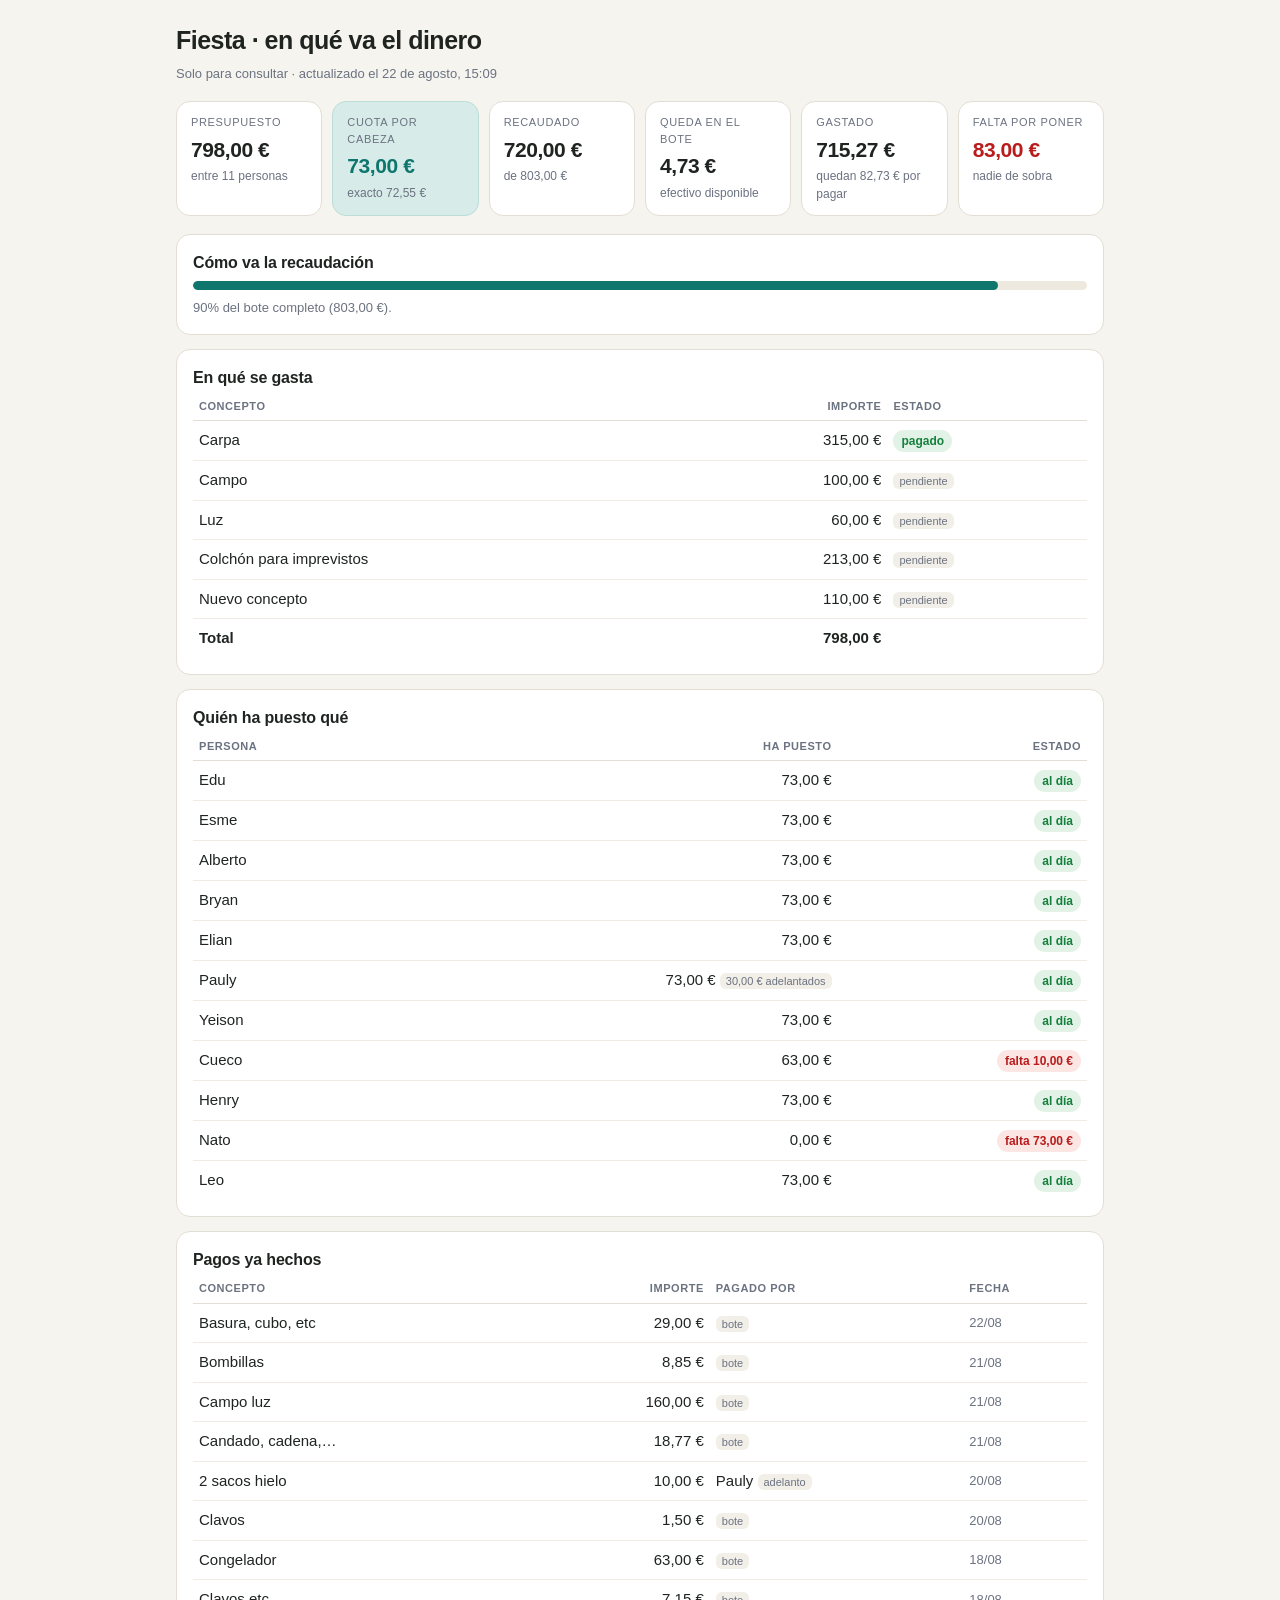
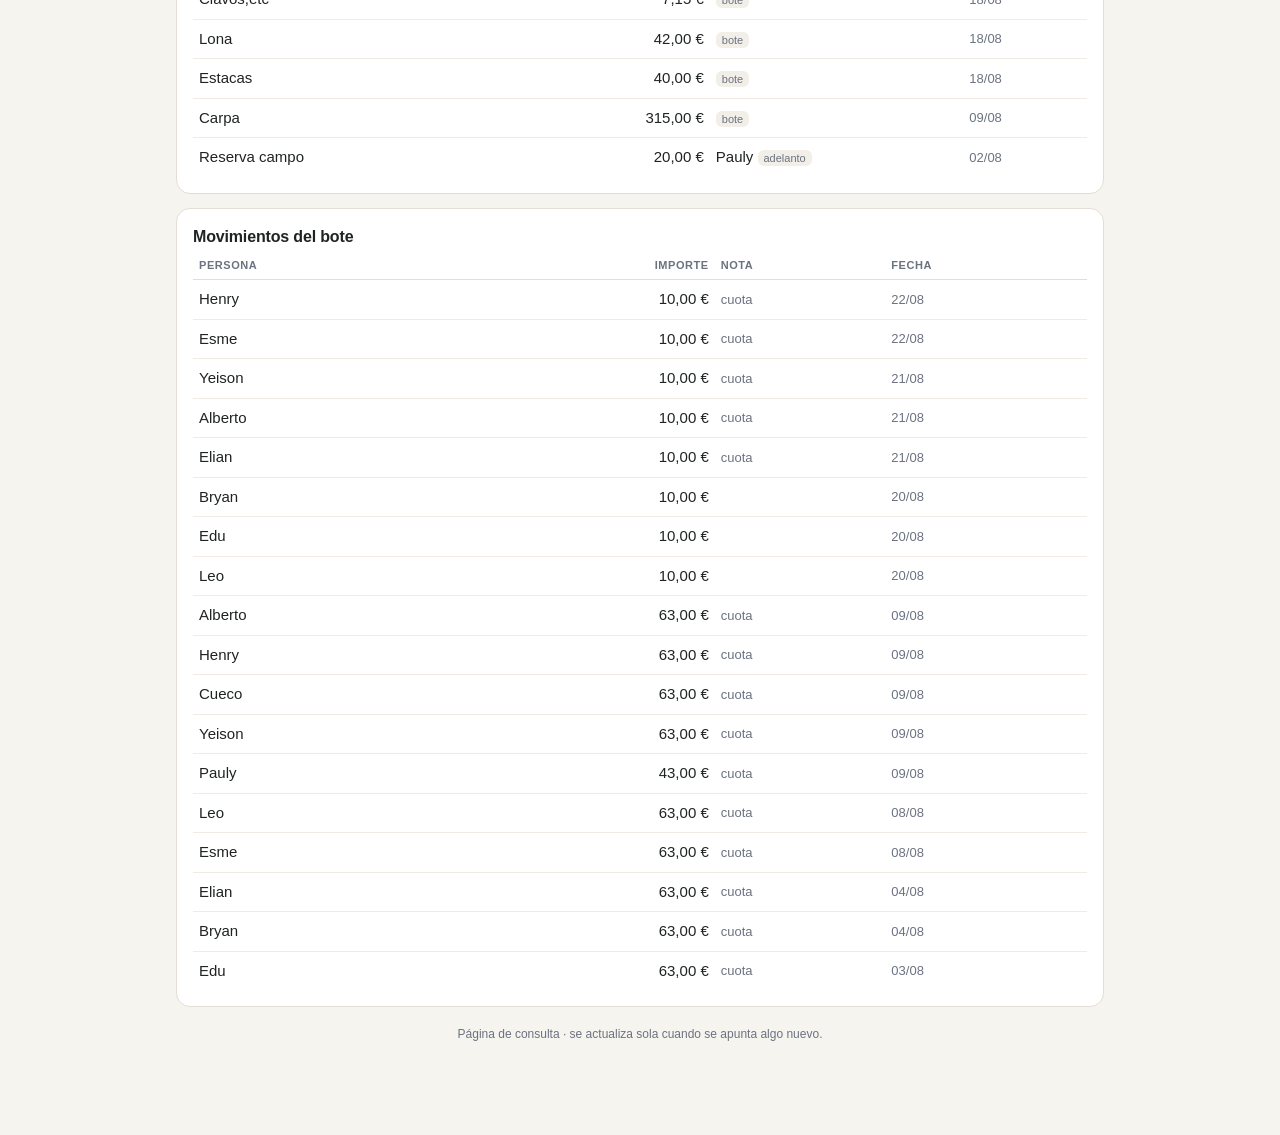
<file: index.html>
<!DOCTYPE html>
<html lang="es">
<head>
<meta charset="utf-8">
<meta name="viewport" content="width=device-width, initial-scale=1">
<meta name="theme-color" content="#0f766e">
<title>Fiesta · en qué va el dinero</title>
<link rel="stylesheet" href="estilo.css">
</head>
<body>
<div class="wrap">
  <h1>Fiesta · en qué va el dinero</h1>
  <p class="sub" id="cabecera">Cargando…</p>

  <div class="cards" id="cards"></div>

  <section>
    <h2>Cómo va la recaudación</h2>
    <div class="bar"><i id="barra" style="width:0%"></i></div>
    <p class="sub" id="pctTxt"></p>
  </section>

  <section>
    <h2>En qué se gasta</h2>
    <div class="tblwrap"><table id="tPresu"></table></div>
  </section>

  <section>
    <h2>Quién ha puesto qué</h2>
    <div class="tblwrap"><table id="tPersonas"></table></div>
  </section>

  <section>
    <h2>Pagos ya hechos</h2>
    <div class="tblwrap"><table id="tGastos"></table></div>
  </section>

  <section>
    <h2>Movimientos del bote</h2>
    <div class="tblwrap"><table id="tAport"></table></div>
  </section>

  <p class="foot">Página de consulta · se actualiza sola cuando se apunta algo nuevo.</p>
</div>

<script src="motor.js"></script>
<script>
async function pintar(){
  let S;
  try { S = await cargarDatos(); }
  catch(e){ document.getElementById('cabecera').textContent = 'No se pudieron cargar los datos. Prueba a recargar.'; return; }

  const c = calc(S);
  document.getElementById('cabecera').textContent =
    'Solo para consultar · actualizado el ' + fechaLegible(S.actualizado);
  document.getElementById('cards').innerHTML = tarjetas(c);
  document.getElementById('barra').style.width = c.pct + '%';
  document.getElementById('pctTxt').textContent =
    c.pct + '% del bote completo (' + eur(c.objetivo) + ').';

  document.getElementById('tPresu').innerHTML =
    `<thead><tr><th>Concepto</th><th class="num">Importe</th><th>Estado</th></tr></thead><tbody>` +
    S.presupuesto.map(p => `<tr><td>${esc(p.concepto)}</td><td class="num">${eur(p.importe)}</td><td>${estadoConcepto(S, p.concepto, p.importe)}</td></tr>`).join('') +
    `<tr><td style="font-weight:650">Total</td><td class="num" style="font-weight:650">${eur(c.totalPresu)}</td><td></td></tr></tbody>`;

  document.getElementById('tPersonas').innerHTML =
    `<thead><tr><th>Persona</th><th class="num">Ha puesto</th><th class="num">Estado</th></tr></thead><tbody>` +
    c.porPersona.map(p => `<tr><td>${esc(p.nombre)}</td><td class="num">${eur(p.total)}${p.adelantado ? ` <span class="tag">${eur(p.adelantado)} adelantados</span>` : ''}</td><td class="num">${pill(p.saldo)}</td></tr>`).join('') +
    `</tbody>`;

  document.getElementById('tGastos').innerHTML =
    `<thead><tr><th>Concepto</th><th class="num">Importe</th><th>Pagado por</th><th>Fecha</th></tr></thead><tbody>` +
    (S.gastos.length ? [...S.gastos].reverse().map(g =>
      `<tr><td>${esc(g.concepto)}</td><td class="num">${eur(g.importe)}</td><td>${g.pagador==='bote' ? '<span class="tag">bote</span>' : esc(nombreDe(S,g.pagador)) + ' <span class="tag">adelanto</span>'}</td><td class="fecha">${esc(g.fecha||'')}</td></tr>`
    ).join('') : `<tr><td colspan="4" class="empty">Todavía no se ha pagado nada.</td></tr>`) + `</tbody>`;

  document.getElementById('tAport').innerHTML =
    `<thead><tr><th>Persona</th><th class="num">Importe</th><th>Nota</th><th>Fecha</th></tr></thead><tbody>` +
    (S.aportaciones.length ? [...S.aportaciones].reverse().map(a =>
      `<tr><td>${esc(nombreDe(S,a.personaId))}</td><td class="num" style="color:${a.importe<0?'var(--warn)':'inherit'}">${eur(a.importe)}</td><td class="fecha">${esc(a.nota||'')}</td><td class="fecha">${esc(a.fecha||'')}</td></tr>`
    ).join('') : `<tr><td colspan="4" class="empty">Todavía no ha puesto nadie.</td></tr>`) + `</tbody>`;
}

pintar();
setInterval(pintar, 120000);
document.addEventListener('visibilitychange', () => { if (!document.hidden) pintar(); });
</script>
</body>
</html>
</file>
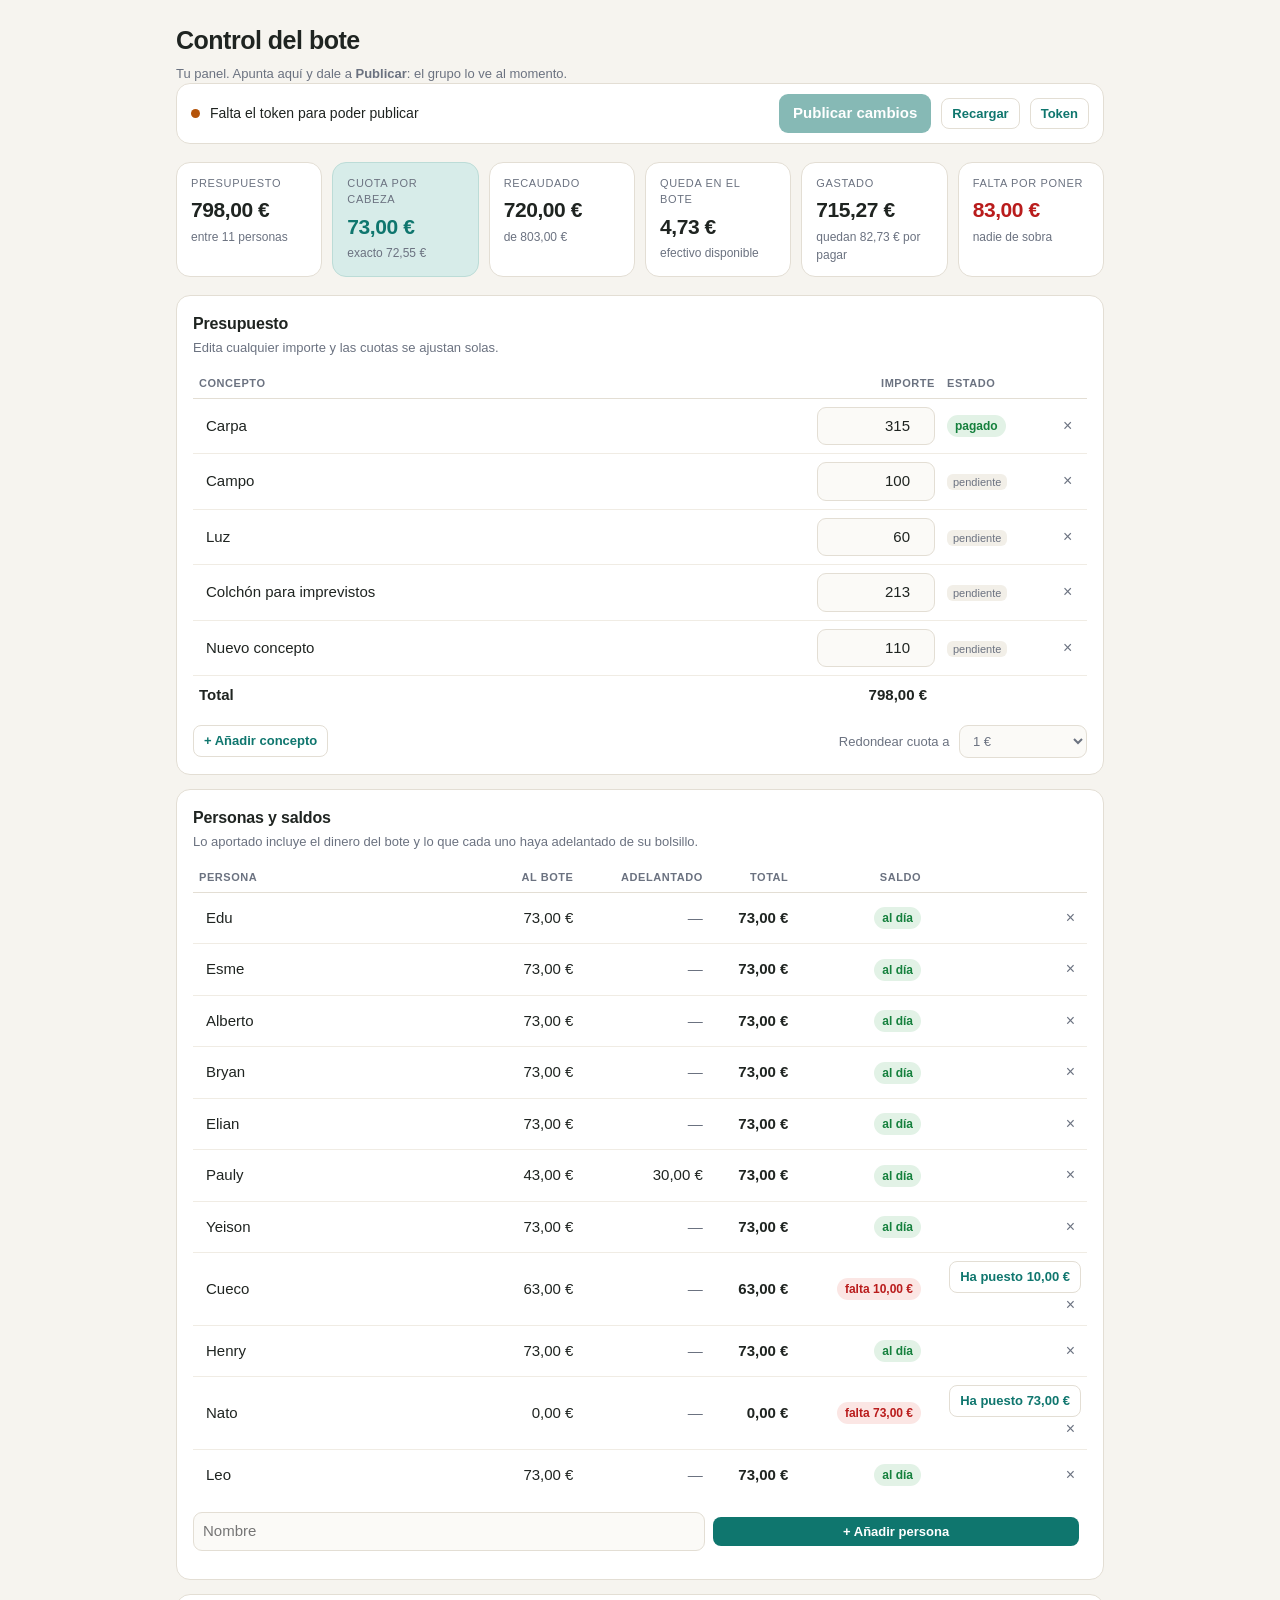
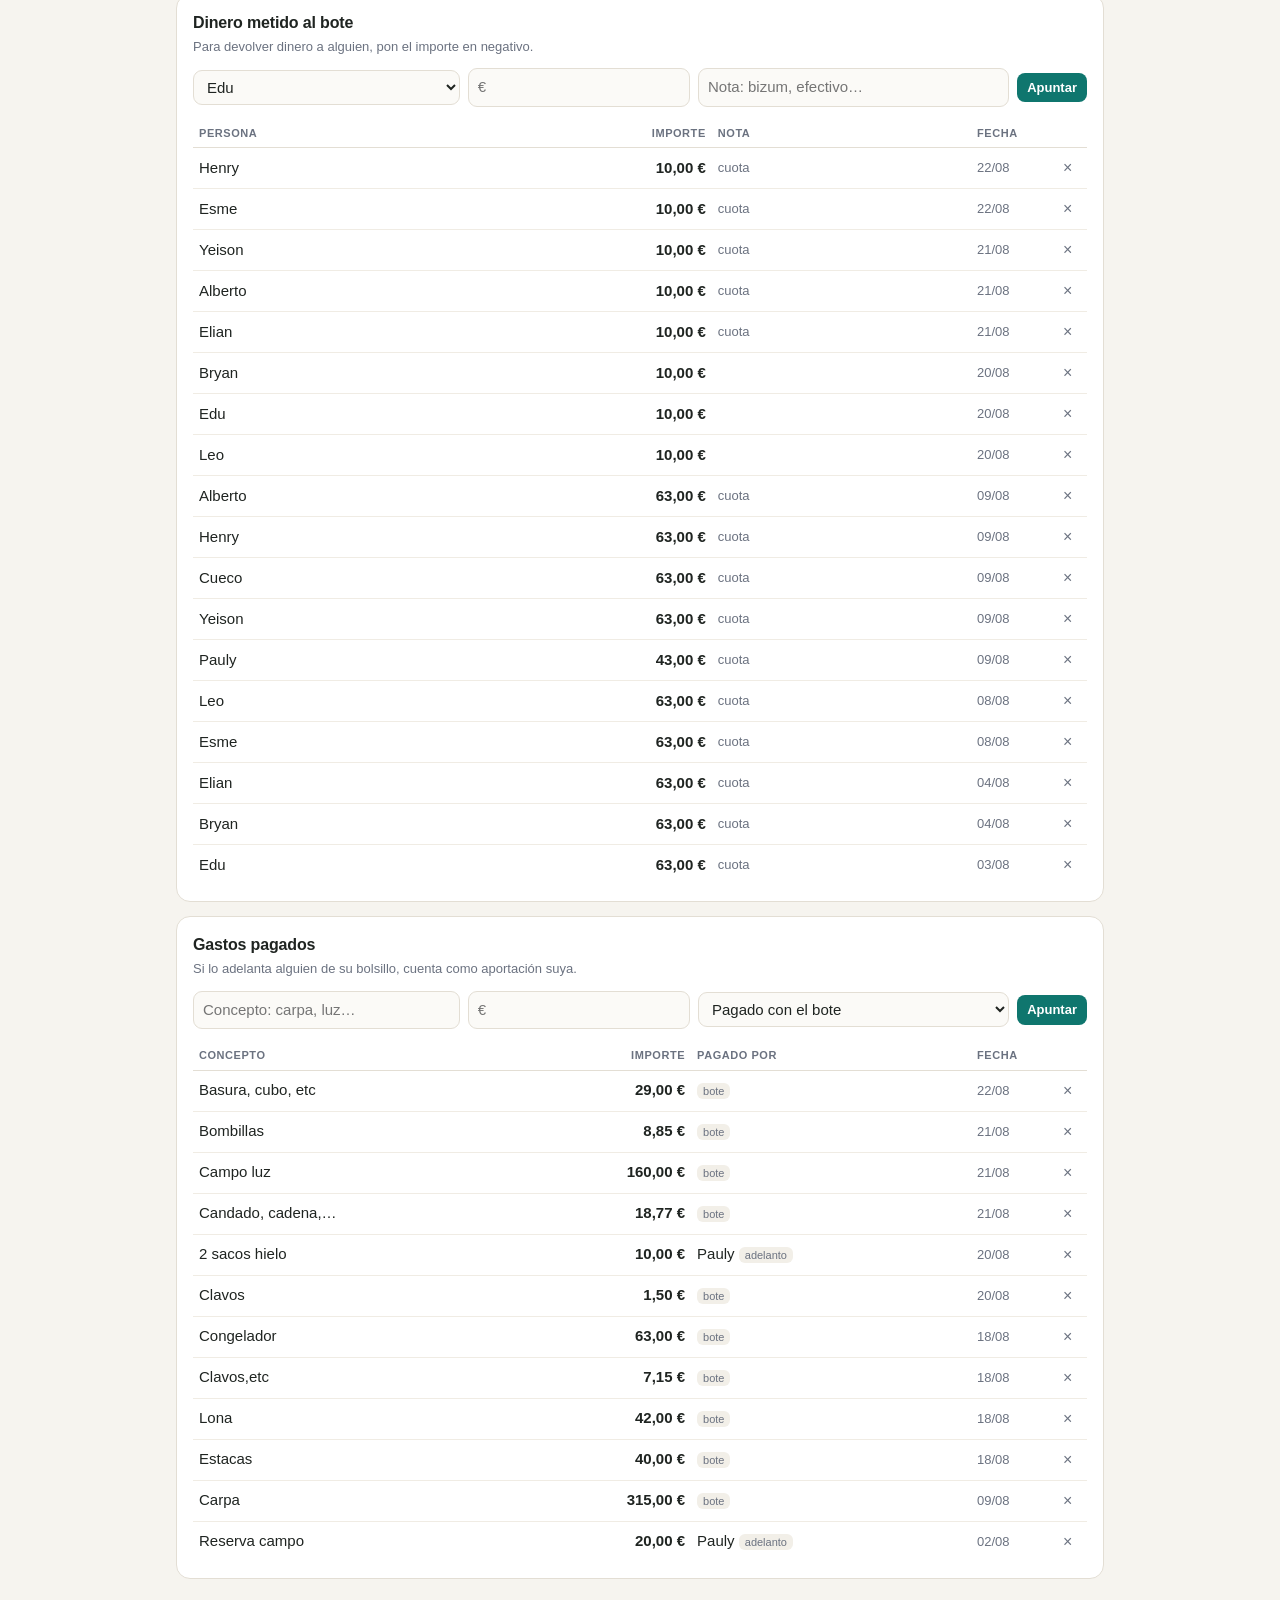
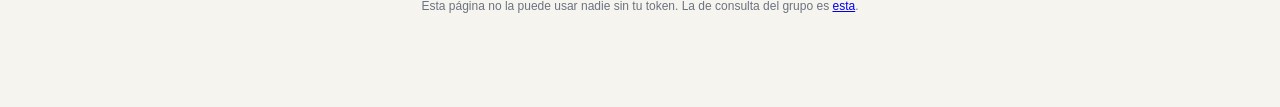
<file: control.html>
<!DOCTYPE html>
<html lang="es">
<head>
<meta charset="utf-8">
<meta name="viewport" content="width=device-width, initial-scale=1">
<meta name="theme-color" content="#0f766e">
<title>Control del bote (privado)</title>
<link rel="stylesheet" href="estilo.css">
</head>
<body>
<div class="wrap">
  <h1>Control del bote</h1>
  <p class="sub">Tu panel. Apunta aquí y dale a <strong>Publicar</strong>: el grupo lo ve al momento.</p>

  <div class="bar-pub">
    <span class="dot" id="dot"></span>
    <span id="estadoTxt" style="font-size:14px">Cargando…</span>
    <div class="spacer"></div>
    <button class="btn" id="btnPub" onclick="publicar()" disabled>Publicar cambios</button>
    <button class="btn ghost sm" onclick="recargar()">Recargar</button>
    <button class="btn ghost sm" onclick="pedirToken(true)">Token</button>
  </div>

  <div class="cards" id="cards"></div>

  <section>
    <h2>Presupuesto</h2>
    <p class="hint">Edita cualquier importe y las cuotas se ajustan solas.</p>
    <div class="tblwrap"><table id="tPresu"></table></div>
    <div class="row" style="margin-top:10px">
      <button class="btn ghost sm" onclick="addPresu()">+ Añadir concepto</button>
      <div class="spacer"></div>
      <label style="font-size:13px;color:var(--muted)">Redondear cuota a
        <select id="redondeo" style="width:auto;display:inline-block;margin-left:6px" onchange="setRedondeo(this.value)">
          <option value="0">céntimo exacto</option>
          <option value="1">1 €</option>
          <option value="5">5 €</option>
          <option value="10">10 €</option>
        </select>
      </label>
    </div>
  </section>

  <section>
    <h2>Personas y saldos</h2>
    <p class="hint">Lo aportado incluye el dinero del bote y lo que cada uno haya adelantado de su bolsillo.</p>
    <div class="tblwrap"><table id="tPersonas"></table></div>
    <div class="form g3" style="margin-top:12px">
      <input type="text" id="npNombre" placeholder="Nombre" class="full" onkeydown="if(event.key==='Enter')addPersona()">
      <button class="btn sm" onclick="addPersona()">+ Añadir persona</button>
    </div>
  </section>

  <section>
    <h2>Dinero metido al bote</h2>
    <p class="hint">Para devolver dinero a alguien, pon el importe en negativo.</p>
    <div class="form">
      <select id="apPersona"></select>
      <input type="number" id="apImporte" placeholder="€" step="0.01">
      <input type="text" id="apNota" placeholder="Nota: bizum, efectivo…" class="full">
      <button class="btn sm" onclick="addAportacion()">Apuntar</button>
    </div>
    <div class="tblwrap"><table id="tAport"></table></div>
  </section>

  <section>
    <h2>Gastos pagados</h2>
    <p class="hint">Si lo adelanta alguien de su bolsillo, cuenta como aportación suya.</p>
    <div class="form">
      <input type="text" id="gaConcepto" placeholder="Concepto: carpa, luz…">
      <input type="number" id="gaImporte" placeholder="€" step="0.01">
      <select id="gaPagador" class="full"></select>
      <button class="btn sm" onclick="addGasto()">Apuntar</button>
    </div>
    <div class="tblwrap"><table id="tGastos"></table></div>
  </section>

  <p class="foot">Esta página no la puede usar nadie sin tu token. La de consulta del grupo es <a href="./">esta</a>.</p>
</div>

<script src="motor.js"></script>
<script>
const REPO = 'BoooM0610/bote-fiesta-k4m9';
const RUTA = 'datos.json';
const RAMA = 'main';
const CLAVE = 'bote_fiesta_token';

let S = null, sha = null, sucio = false;

function token(){ return localStorage.getItem(CLAVE) || ''; }

function pedirToken(forzar){
  const actual = token();
  if (actual && !forzar) return actual;
  const t = prompt('Pega tu token de GitHub (empieza por github_pat_). Se guarda solo en este navegador.', actual);
  if (t !== null) { localStorage.setItem(CLAVE, t.trim()); marcar(); }
  return token();
}

function marcar(cambio){
  if (cambio) sucio = true;
  const dot = document.getElementById('dot');
  const txt = document.getElementById('estadoTxt');
  const btn = document.getElementById('btnPub');
  if (!token()) { dot.className = 'dot pend'; txt.textContent = 'Falta el token para poder publicar'; btn.disabled = true; return; }
  btn.disabled = !sucio;
  dot.className = sucio ? 'dot pend' : 'dot';
  txt.textContent = sucio ? 'Cambios sin publicar' : 'Todo publicado' + (S && S.actualizado ? ' · ' + fechaLegible(S.actualizado) : '');
}

async function recargar(){
  if (sucio && !confirm('Tienes cambios sin publicar. ¿Recargar y perderlos?')) return;
  try {
    S = await cargarDatos();
    sucio = false;
    await leerSha();
    render();
  } catch(e){ alert('No se pudieron cargar los datos: ' + e.message); }
}

async function leerSha(){
  if (!token()) return;
  try {
    const r = await fetch(`https://api.github.com/repos/${REPO}/contents/${RUTA}?ref=${RAMA}`, {
      headers: {Authorization: 'Bearer ' + token(), Accept: 'application/vnd.github+json'}
    });
    if (r.ok) { const j = await r.json(); sha = j.sha; }
  } catch(e){ /* sin conexión a la API: se reintenta al publicar */ }
}

function b64(str){
  const bytes = new TextEncoder().encode(str);
  let bin = '';
  bytes.forEach(b => bin += String.fromCharCode(b));
  return btoa(bin);
}

async function publicar(){
  if (!pedirToken()) return;
  const btn = document.getElementById('btnPub');
  btn.disabled = true;
  document.getElementById('estadoTxt').textContent = 'Publicando…';
  S.actualizado = new Date().toISOString();
  try {
    if (!sha) await leerSha();
    const r = await fetch(`https://api.github.com/repos/${REPO}/contents/${RUTA}`, {
      method: 'PUT',
      headers: {Authorization: 'Bearer ' + token(), Accept: 'application/vnd.github+json', 'Content-Type': 'application/json'},
      body: JSON.stringify({
        message: 'Actualizar bote (' + new Date().toLocaleString('es-ES') + ')',
        content: b64(JSON.stringify(S, null, 2)),
        sha: sha || undefined,
        branch: RAMA
      })
    });
    const j = await r.json();
    if (!r.ok) throw new Error(j.message || ('Error ' + r.status));
    sha = j.content.sha;
    sucio = false;
    marcar();
    document.getElementById('estadoTxt').textContent = 'Publicado ✓ el grupo lo verá en menos de un minuto';
  } catch(e){
    document.getElementById('estadoTxt').textContent = 'No se pudo publicar: ' + e.message;
    btn.disabled = false;
    if (/401|403|Bad credentials/i.test(e.message)) pedirToken(true);
  }
}

/* ---------- render ---------- */
function render(){
  if (!S) return;
  const c = calc(S);
  document.getElementById('cards').innerHTML = tarjetas(c);

  document.getElementById('tPresu').innerHTML =
    `<thead><tr><th>Concepto</th><th class="num" style="width:130px">Importe</th><th style="width:110px">Estado</th><th style="width:36px"></th></tr></thead><tbody>` +
    S.presupuesto.map(p => `<tr>
      <td><input class="cell-in" value="${esc(p.concepto)}" oninput="upd('presupuesto','${p.id}','concepto',this.value)"></td>
      <td class="num"><input class="cell-in" type="number" step="0.01" style="text-align:right" value="${p.importe}" oninput="upd('presupuesto','${p.id}','importe',this.value)"></td>
      <td>${estadoConcepto(S, p.concepto, p.importe)}</td>
      <td><button class="x" onclick="del('presupuesto','${p.id}')">×</button></td></tr>`).join('') +
    `<tr><td style="font-weight:650">Total</td><td class="num" style="font-weight:650;padding-right:14px">${eur(c.totalPresu)}</td><td colspan="2"></td></tr></tbody>`;

  document.getElementById('tPersonas').innerHTML =
    `<thead><tr><th>Persona</th><th class="num">Al bote</th><th class="num">Adelantado</th><th class="num">Total</th><th class="num">Saldo</th><th style="width:160px"></th></tr></thead><tbody>` +
    (c.porPersona.length ? c.porPersona.map(p => {
      const falta = Math.max(0, Math.round(-p.saldo * 100) / 100);
      return `<tr>
        <td><input class="cell-in" value="${esc(p.nombre)}" oninput="upd('personas','${p.id}','nombre',this.value)"></td>
        <td class="num">${eur(p.alBote)}</td>
        <td class="num">${p.adelantado ? eur(p.adelantado) : '<span style="color:var(--muted)">—</span>'}</td>
        <td class="num" style="font-weight:600">${eur(p.total)}</td>
        <td class="num">${pill(p.saldo)}</td>
        <td class="num">${falta > 0 ? `<button class="btn ghost sm" onclick="pagarCuota('${p.id}',${falta})">Ha puesto ${eur(falta)}</button>` : ''}
        <button class="x" onclick="del('personas','${p.id}')">×</button></td></tr>`;
    }).join('') : `<tr><td colspan="6" class="empty">Añade a la gente del grupo.</td></tr>`) + `</tbody>`;

  keepSel('apPersona', S.personas.map(p => `<option value="${p.id}">${esc(p.nombre)}</option>`).join(''));
  keepSel('gaPagador', `<option value="bote">Pagado con el bote</option>` +
    S.personas.map(p => `<option value="${p.id}">Adelantado por ${esc(p.nombre)}</option>`).join(''));

  document.getElementById('tAport').innerHTML =
    `<thead><tr><th>Persona</th><th class="num" style="width:110px">Importe</th><th>Nota</th><th style="width:80px">Fecha</th><th style="width:36px"></th></tr></thead><tbody>` +
    (S.aportaciones.length ? [...S.aportaciones].reverse().map(a => `<tr>
      <td>${esc(nombreDe(S,a.personaId))}</td>
      <td class="num" style="font-weight:600;color:${a.importe<0?'var(--warn)':'inherit'}">${eur(a.importe)}</td>
      <td class="fecha">${esc(a.nota||'')}</td>
      <td class="fecha">${esc(a.fecha||'')}</td>
      <td><button class="x" onclick="del('aportaciones','${a.id}')">×</button></td></tr>`).join('')
      : `<tr><td colspan="5" class="empty">Todavía no ha puesto nadie.</td></tr>`) + `</tbody>`;

  document.getElementById('tGastos').innerHTML =
    `<thead><tr><th>Concepto</th><th class="num" style="width:110px">Importe</th><th>Pagado por</th><th style="width:80px">Fecha</th><th style="width:36px"></th></tr></thead><tbody>` +
    (S.gastos.length ? [...S.gastos].reverse().map(g => `<tr>
      <td>${esc(g.concepto)}</td>
      <td class="num" style="font-weight:600">${eur(g.importe)}</td>
      <td>${g.pagador==='bote' ? '<span class="tag">bote</span>' : esc(nombreDe(S,g.pagador)) + ' <span class="tag">adelanto</span>'}</td>
      <td class="fecha">${esc(g.fecha||'')}</td>
      <td><button class="x" onclick="del('gastos','${g.id}')">×</button></td></tr>`).join('')
      : `<tr><td colspan="5" class="empty">Aún no se ha pagado nada.</td></tr>`) + `</tbody>`;

  document.getElementById('redondeo').value = S.redondeo ?? 1;
  marcar();
}

function keepSel(id, html){
  const el = document.getElementById(id), prev = el.value;
  el.innerHTML = html;
  if ([...el.options].some(o => o.value === prev)) el.value = prev;
}

/* ---------- acciones ---------- */
function upd(lista, id, campo, val){
  const it = S[lista].find(x => x.id === id); if (!it) return;
  it[campo] = (campo === 'importe') ? (val === '' ? 0 : parseFloat(val)) : val;
  sucio = true;
  if (campo === 'importe' || lista === 'personas') render(); else marcar();
}
function del(lista, id){
  if (!confirm('¿Borrar esta línea?')) return;
  S[lista] = S[lista].filter(x => x.id !== id); sucio = true; render();
}
function addPresu(){ S.presupuesto.push({id:uid(), concepto:'Nuevo concepto', importe:0}); sucio = true; render(); }
function setRedondeo(v){ S.redondeo = +v; sucio = true; render(); }
function addPersona(){
  const n = document.getElementById('npNombre').value.trim(); if (!n) return;
  S.personas.push({id:uid(), nombre:n});
  document.getElementById('npNombre').value = ''; sucio = true; render();
}
function addAportacion(){
  const pid = document.getElementById('apPersona').value;
  const imp = parseFloat(document.getElementById('apImporte').value);
  if (!pid || isNaN(imp) || imp === 0) return;
  S.aportaciones.push({id:uid(), personaId:pid, importe:imp, nota:document.getElementById('apNota').value.trim(), fecha:hoy()});
  document.getElementById('apImporte').value = ''; document.getElementById('apNota').value = '';
  sucio = true; render();
}
function pagarCuota(pid, imp){
  S.aportaciones.push({id:uid(), personaId:pid, importe:imp, nota:'cuota', fecha:hoy()});
  sucio = true; render();
}
function addGasto(){
  const con = document.getElementById('gaConcepto').value.trim();
  const imp = parseFloat(document.getElementById('gaImporte').value);
  if (!con || isNaN(imp) || imp === 0) return;
  S.gastos.push({id:uid(), concepto:con, importe:imp, pagador:document.getElementById('gaPagador').value, fecha:hoy()});
  document.getElementById('gaConcepto').value = ''; document.getElementById('gaImporte').value = '';
  sucio = true; render();
}

window.addEventListener('beforeunload', e => { if (sucio) { e.preventDefault(); e.returnValue = ''; } });

(async () => {
  try { S = await cargarDatos(); } catch(e){ alert('No se pudieron cargar los datos: ' + e.message); return; }
  if (!token()) pedirToken(true);
  await leerSha();
  render();
})();
</script>
</body>
</html>
</file>
<file: estilo.css>
:root{
  --bg:#f6f4ef; --card:#fff; --ink:#1f2421; --muted:#6b7280; --line:#e3ded4;
  --accent:#0f766e; --accent-soft:#d7ece9; --warn:#b45309; --warn-soft:#fdf0dc;
  --bad:#b91c1c; --bad-soft:#fbe6e4; --good:#15803d; --good-soft:#e2f2e6; --radius:14px;
}
*{box-sizing:border-box}
body{margin:0;background:var(--bg);color:var(--ink);
  font:15px/1.5 -apple-system,BlinkMacSystemFont,"Segoe UI",Roboto,Helvetica,Arial,sans-serif;
  -webkit-text-size-adjust:100%}
.wrap{max-width:960px;margin:0 auto;padding:22px 16px 80px}
h1{margin:0 0 4px;font-size:25px;letter-spacing:-.02em}
.sub{margin:0;color:var(--muted);font-size:13px}
.cards{display:grid;grid-template-columns:repeat(auto-fit,minmax(145px,1fr));gap:10px;margin:18px 0}
.stat{background:var(--card);border:1px solid var(--line);border-radius:var(--radius);padding:12px 14px}
.stat .lbl{font-size:11px;text-transform:uppercase;letter-spacing:.06em;color:var(--muted)}
.stat .val{font-size:21px;font-weight:650;margin-top:3px;letter-spacing:-.02em;font-variant-numeric:tabular-nums}
.stat .s{font-size:12px;color:var(--muted);margin-top:2px}
.stat.hi{background:var(--accent-soft);border-color:#bcdcd7}.stat.hi .val{color:var(--accent)}
section{background:var(--card);border:1px solid var(--line);border-radius:var(--radius);padding:16px;margin-bottom:14px}
h2{margin:0 0 2px;font-size:16px;letter-spacing:-.01em}
.hint{margin:0 0 12px;font-size:13px;color:var(--muted)}
table{width:100%;border-collapse:collapse;font-variant-numeric:tabular-nums}
th{font-size:11px;text-transform:uppercase;letter-spacing:.05em;color:var(--muted);text-align:left;font-weight:600;padding:6px 6px;border-bottom:1px solid var(--line)}
td{padding:8px 6px;border-bottom:1px solid #f0ece4;vertical-align:middle}
tr:last-child td{border-bottom:none}
.num{text-align:right}.fecha{color:var(--muted);font-size:13px}
.tblwrap{overflow-x:auto;-webkit-overflow-scrolling:touch}
.pill{display:inline-block;padding:2px 8px;border-radius:99px;font-size:12px;font-weight:600;white-space:nowrap}
.pill.ok{background:var(--good-soft);color:var(--good)}
.pill.debe{background:var(--bad-soft);color:var(--bad)}
.pill.sobra{background:var(--warn-soft);color:var(--warn)}
.tag{font-size:11px;color:var(--muted);background:#f2efe8;border-radius:6px;padding:2px 6px;white-space:nowrap}
.empty{color:var(--muted);font-size:13px;padding:10px 2px}
.bar{height:9px;background:#eee9df;border-radius:99px;overflow:hidden;margin:6px 0 8px}
.bar>i{display:block;height:100%;background:var(--accent);border-radius:99px;transition:width .4s}
.foot{color:var(--muted);font-size:12px;text-align:center;margin-top:18px}
input,select,button,textarea{font:inherit;color:inherit}
input[type=text],input[type=number],input[type=password],select{
  background:#fbfaf7;border:1px solid var(--line);border-radius:9px;padding:7px 9px;width:100%;min-width:0}
input:focus,select:focus{outline:2px solid var(--accent-soft);border-color:var(--accent)}
.cell-in{background:transparent;border:1px solid transparent;border-radius:7px;padding:5px 6px;width:100%}
.cell-in:hover{border-color:var(--line)}
.cell-in:focus{background:#fbfaf7;border-color:var(--accent)}
.btn{background:var(--accent);color:#fff;border:none;border-radius:9px;padding:8px 14px;font-weight:600;cursor:pointer}
.btn:hover{filter:brightness(1.08)}
.btn:disabled{opacity:.5;cursor:default}
.btn.ghost{background:transparent;color:var(--accent);border:1px solid var(--line)}
.btn.sm{padding:5px 10px;font-size:13px;border-radius:8px}
.x{background:none;border:none;color:var(--muted);cursor:pointer;font-size:16px;line-height:1;padding:4px 6px;border-radius:6px}
.x:hover{color:var(--bad);background:var(--bad-soft)}
.form{display:grid;gap:8px;grid-template-columns:1.2fr 1fr 1.4fr auto;align-items:center;margin-bottom:12px}
.form.g3{grid-template-columns:1.4fr 1fr auto}
@media(max-width:640px){.form,.form.g3{grid-template-columns:1fr 1fr}.form .full{grid-column:1/-1}}
.row{display:flex;gap:10px;align-items:center;flex-wrap:wrap}
.spacer{flex:1}
.bar-pub{position:sticky;top:0;z-index:9;background:var(--card);border:1px solid var(--line);border-radius:var(--radius);padding:10px 14px;margin-bottom:14px;display:flex;gap:10px;align-items:center;flex-wrap:wrap}
.dot{width:9px;height:9px;border-radius:99px;background:var(--good);display:inline-block}
.dot.pend{background:var(--warn)}
</file>
